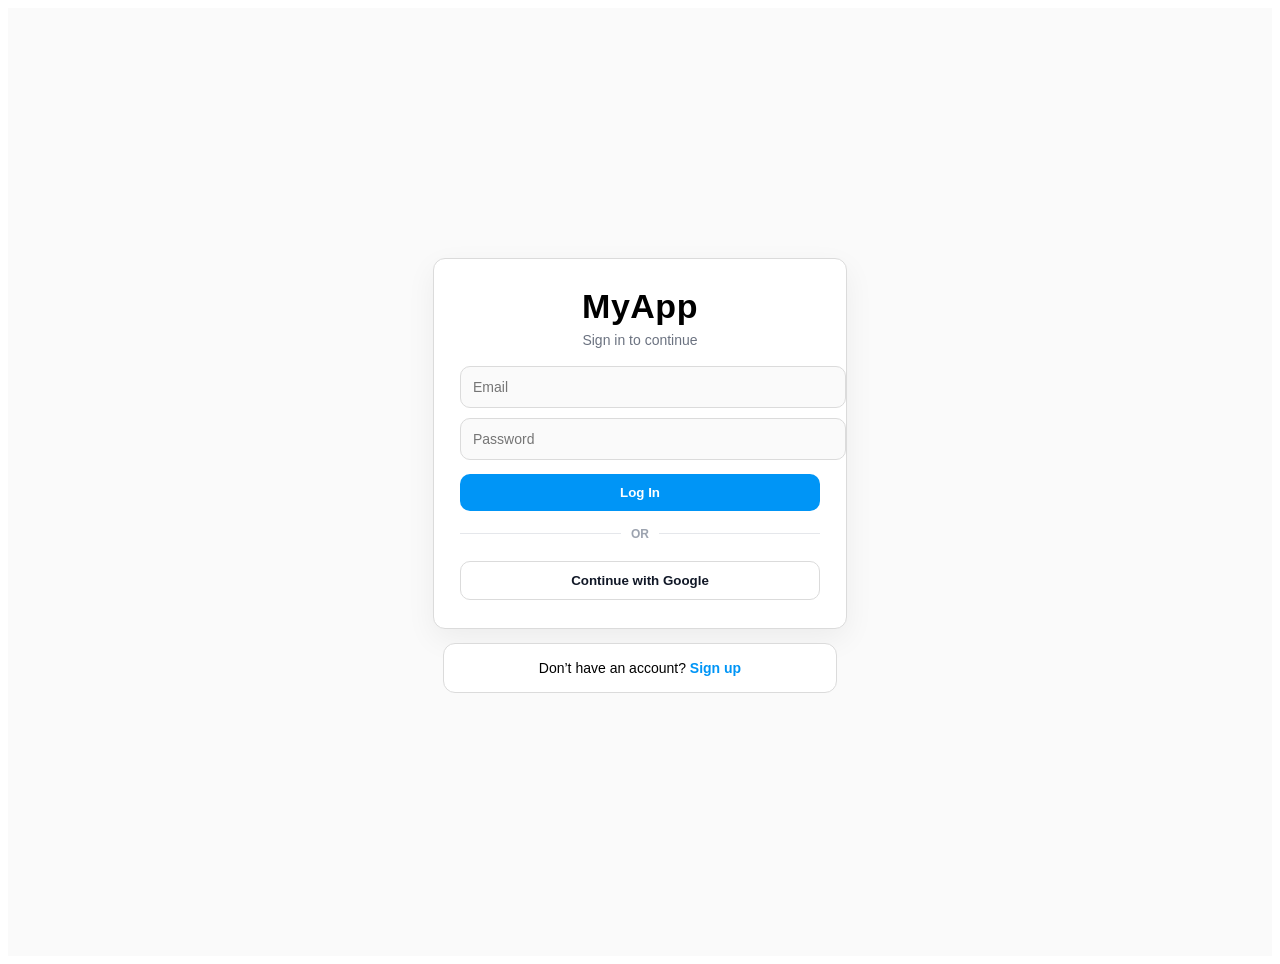
<file: index.html>
<!DOCTYPE html>
<html lang="en">
<head>
  <meta charset="UTF-8">
  <meta name="viewport" content="width=device-width, initial-scale=1.0">
  <title>My To-do List</title>
  <link rel="stylesheet" href="style.css">
</head>

<body class="todo-page">

  <div class="container">
    <h1>My To Do List</h1>

    <div class="input-section">
      <input type="text" id="taskInput" placeholder="Enter a task">
      <button onclick="addTask()">Add</button>
    </div>

    <ul id="taskList"></ul>

    <button class="logout" onclick="logout()">Logout</button>
  </div>

  <script>
    // simple protection: if not logged in, send to login page
    if (localStorage.getItem("isLoggedIn") !== "true") {
      window.location.href = "login.html";
    }

    function logout() {
      localStorage.removeItem("isLoggedIn");
      window.location.href = "login.html";
    }
  </script>

  <script src="script.js"></script>
</body>
</html>
</file>
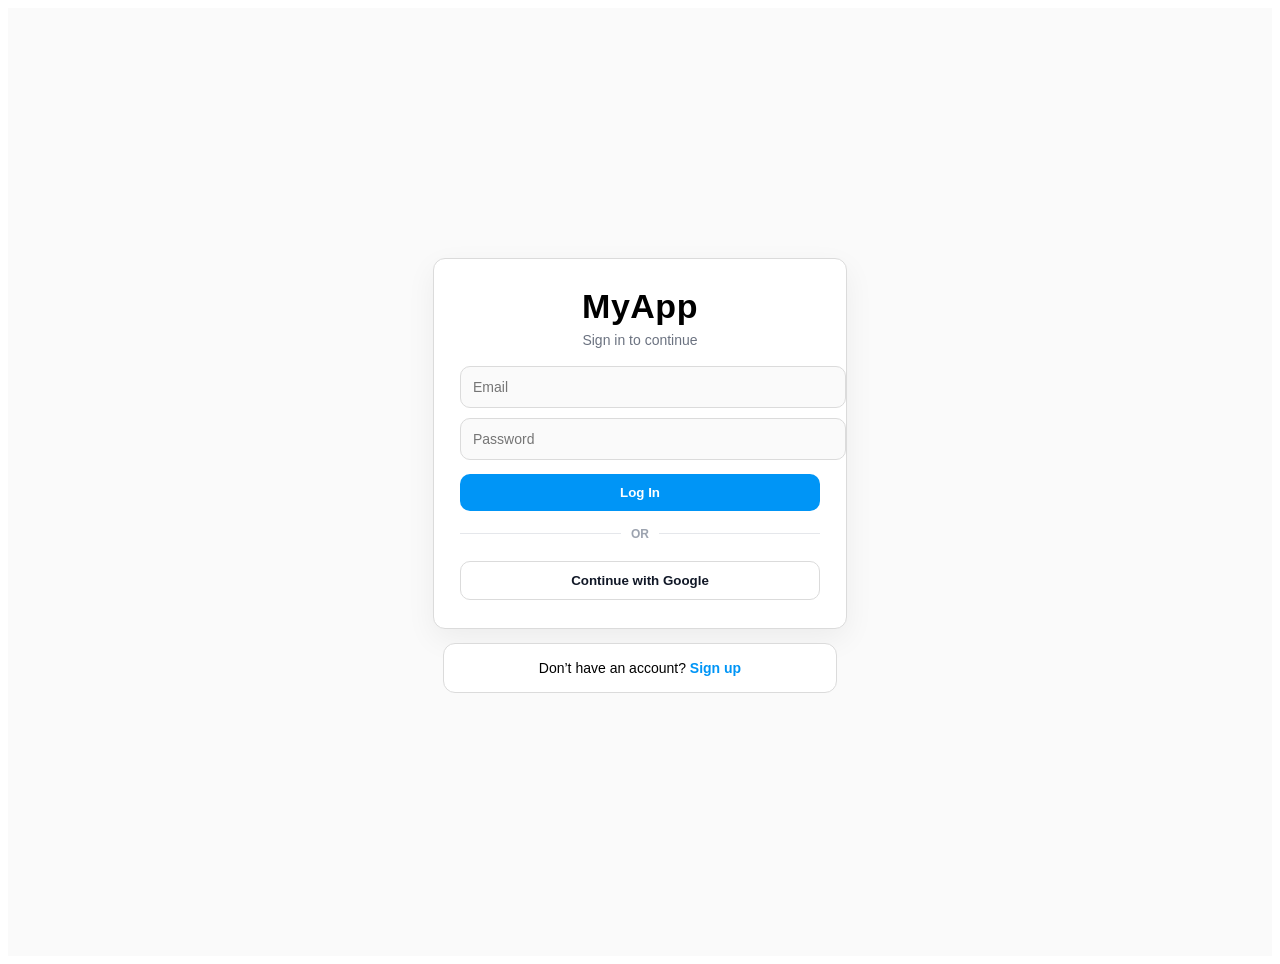
<file: login.html>
<!DOCTYPE html>
<html lang="en">
<head>
  <meta charset="UTF-8" />
  <meta name="viewport" content="width=device-width, initial-scale=1.0" />
  <title>Login</title>
  <link rel="stylesheet" href="style.css" />
</head>
<body>

  <div class="auth-page">
    <div class="auth-card">
      <div class="brand">MyApp</div>
      <p class="subtitle">Sign in to continue</p>

      <form class="auth-form" onsubmit="return loginUser()">
        <div class="field">
          <input type="email" id="loginEmail" placeholder="Email" required />
        </div>

        <div class="field">
          <input type="password" id="loginPassword" placeholder="Password" required />
        </div>

        <button class="auth-btn" type="submit">Log In</button>

        <div class="divider"><span>OR</span></div>
        <button class="auth-btn outline" type="button">Continue with Google</button>
      </form>
    </div>

    <div class="auth-card small">
      <p class="switch">
        Don’t have an account?
        <a href="registration.html">Sign up</a>
      </p>
    </div>

    
  </div>

  <script>
    function loginUser() {
      // Demo login (no backend)
      localStorage.setItem("isLoggedIn", "true");
      window.location.href = "index.html";
      return false;
    }
  </script>

</body>
</html>
</file>
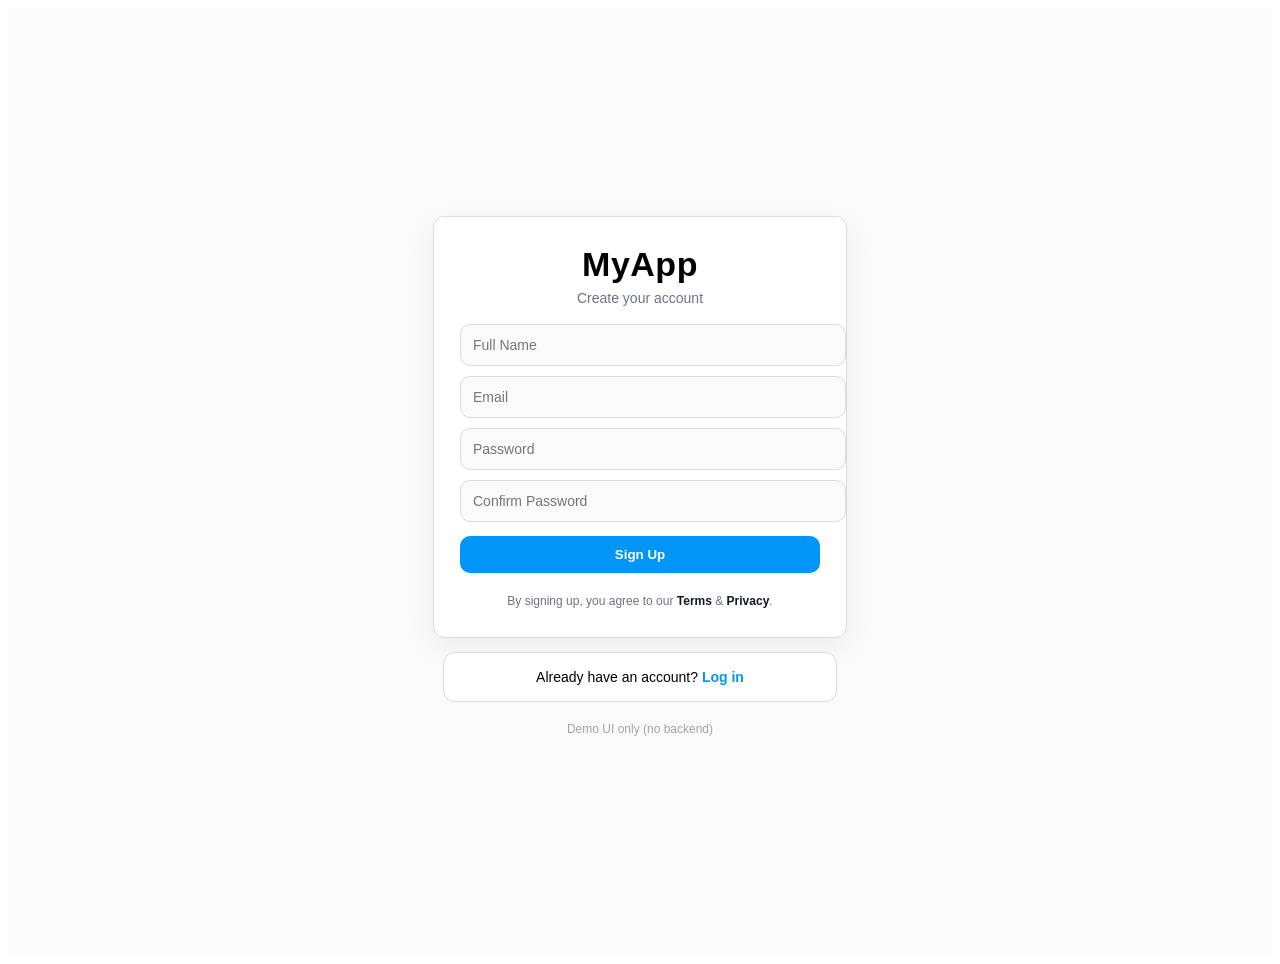
<file: registration.html>
<!DOCTYPE html>
<html lang="en">
<head>
  <meta charset="UTF-8" />
  <meta name="viewport" content="width=device-width, initial-scale=1.0" />
  <title>Register</title>
  <link rel="stylesheet" href="style.css" />
</head>
<body>

  <div class="auth-page">
    <div class="auth-card">
      <div class="brand">MyApp</div>
      <p class="subtitle">Create your account</p>

      <form class="auth-form" onsubmit="return registerUser()">
        <div class="field">
          <input type="text" id="regName" placeholder="Full Name" required />
        </div>

        <div class="field">
          <input type="email" id="regEmail" placeholder="Email" required />
        </div>

        <div class="field">
          <input type="password" id="regPassword" placeholder="Password" required />
        </div>

        <div class="field">
          <input type="password" id="regConfirm" placeholder="Confirm Password" required />
        </div>

        <button class="auth-btn" type="submit">Sign Up</button>

        <p class="terms">
          By signing up, you agree to our <a href="#">Terms</a> & <a href="#">Privacy</a>.
        </p>
      </form>
    </div>

    <div class="auth-card small">
      <p class="switch">
        Already have an account?
        <a href="login.html">Log in</a>
      </p>
    </div>

    <p class="mini-note">Demo UI only (no backend)</p>
  </div>

  <script>
    function registerUser() {
    
      alert("Registration successful! Please login.");
      window.location.href = "login.html";
      return false;
    }
  </script>

</body>
</html>
</file>
<file: style.css>
/* =========================
   TODO LIST PAGE STYLES
   ========================= */

.todo-page{
  margin: 0;
  font-family: Arial, sans-serif;
  background: linear-gradient(to right, #667eea, #764ba2);
  min-height: 100vh;
  display: flex;
  justify-content: center;
  align-items: center;
}

.todo-page .container {
  background: white;
  padding: 25px;
  border-radius: 10px;
  width: 350px;
  box-shadow: 0 5px 15px rgba(0,0,0,0.2);
}

.todo-page h1 {
  text-align: center;
}

.todo-page .input-section {
  display: flex;
  gap: 10px;
  margin-bottom: 20px;
}

.todo-page input {
  flex: 1;
  padding: 10px;
  border: 1px solid #5e0c0c;
  border-radius: 6px;
  outline: none;
}

.todo-page button {
  padding: 10px 14px;
  border: none;
  background-color: #667eea;
  color: white;
  border-radius: 6px;
  cursor: pointer;
  font-weight: 700;
}

.todo-page button:hover {
  background-color: #5563c1;
}

.todo-page ul {
  list-style: none;
  padding: 0;
}

.todo-page li {
  display: flex;
  align-items: center;
  justify-content: space-between;
  margin-bottom: 10px;
  background: #f4f4f4;
  padding: 10px;
  border-radius: 7px;
}

.todo-page .logout{
  margin-top: 15px;
  width: 100%;
  background: #ef4444;
}

.todo-page .logout:hover{
  background: #dc2626;
}

/* =========================
   AUTH (Login/Register) UI
   ========================= */

.auth-page{
  margin: 0;
  min-height: 100vh;
  display: flex;
  flex-direction: column;
  justify-content: center;
  align-items: center;
  padding: 24px;
  background: #fafafa;
  font-family: Arial, sans-serif;
}

.auth-card{
  width: 360px;
  max-width: 92vw;
  background: #fff;
  border: 1px solid #dbdbdb;
  border-radius: 12px;
  padding: 28px 26px;
  box-shadow: 0 10px 30px rgba(0,0,0,0.06);
  margin-bottom: 14px;
}

.auth-card.small{
  padding: 16px;
  border-radius: 12px;
  box-shadow: none;
}

.brand{
  font-size: 34px;
  font-weight: 800;
  text-align: center;
  letter-spacing: 0.5px;
  margin-bottom: 6px;
}

.subtitle{
  text-align: center;
  margin: 0 0 18px;
  color: #6b7280;
  font-size: 14px;
}

.auth-form{
  display: flex;
  flex-direction: column;
  gap: 10px;
}

.field input{
  width: 100%;
  padding: 12px 12px;
  border: 1px solid #dbdbdb;
  border-radius: 10px;
  outline: none;
  background: #fafafa;
  font-size: 14px;
}

.field input:focus{
  background: #fff;
  border-color: #a8a8a8;
}

.auth-btn{
  width: 100%;
  padding: 11px 12px;
  border: none;
  border-radius: 10px;
  background: #0095f6;
  color: #fff;
  font-weight: 700;
  cursor: pointer;
  margin-top: 4px;
}

.auth-btn:hover{
  filter: brightness(0.95);
}

.auth-btn.outline{
  background: #fff;
  color: #111827;
  border: 1px solid #dbdbdb;
}

.divider{
  display: flex;
  align-items: center;
  gap: 10px;
  margin: 6px 0;
  color: #9ca3af;
  font-size: 12px;
  font-weight: 700;
}

.divider::before,
.divider::after{
  content: "";
  height: 1px;
  flex: 1;
  background: #e5e7eb;
}

.switch{
  text-align: center;
  margin: 0;
  font-size: 14px;
}

.switch a{
  text-decoration: none;
  color: #0095f6;
  font-weight: 700;
}

.terms{
  margin: 10px 0 0;
  font-size: 12px;
  color: #6b7280;
  text-align: center;
  line-height: 1.4;
}

.terms a{
  color: #111827;
  text-decoration: none;
  font-weight: 700;
}

.mini-note{
  font-size: 12px;
  color: #9ca3af;
  margin-top: 6px;
}
</file>
